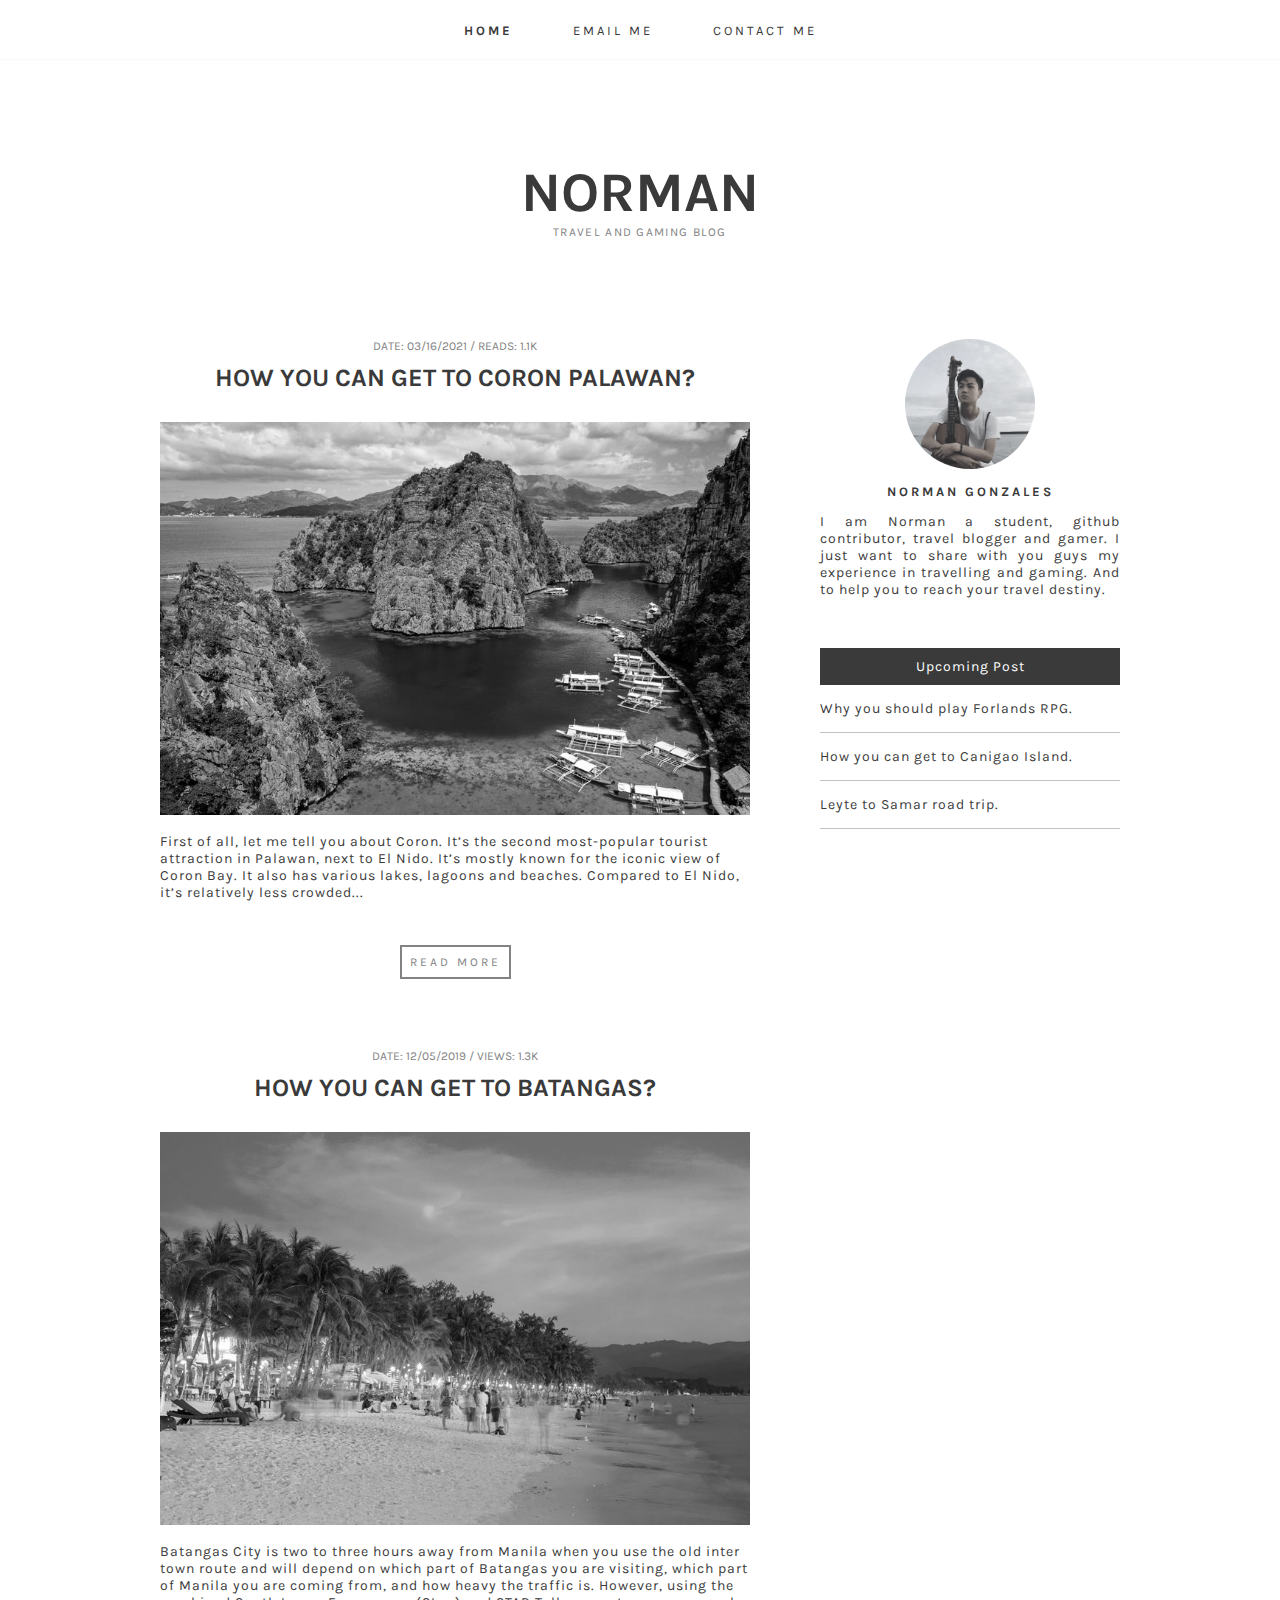
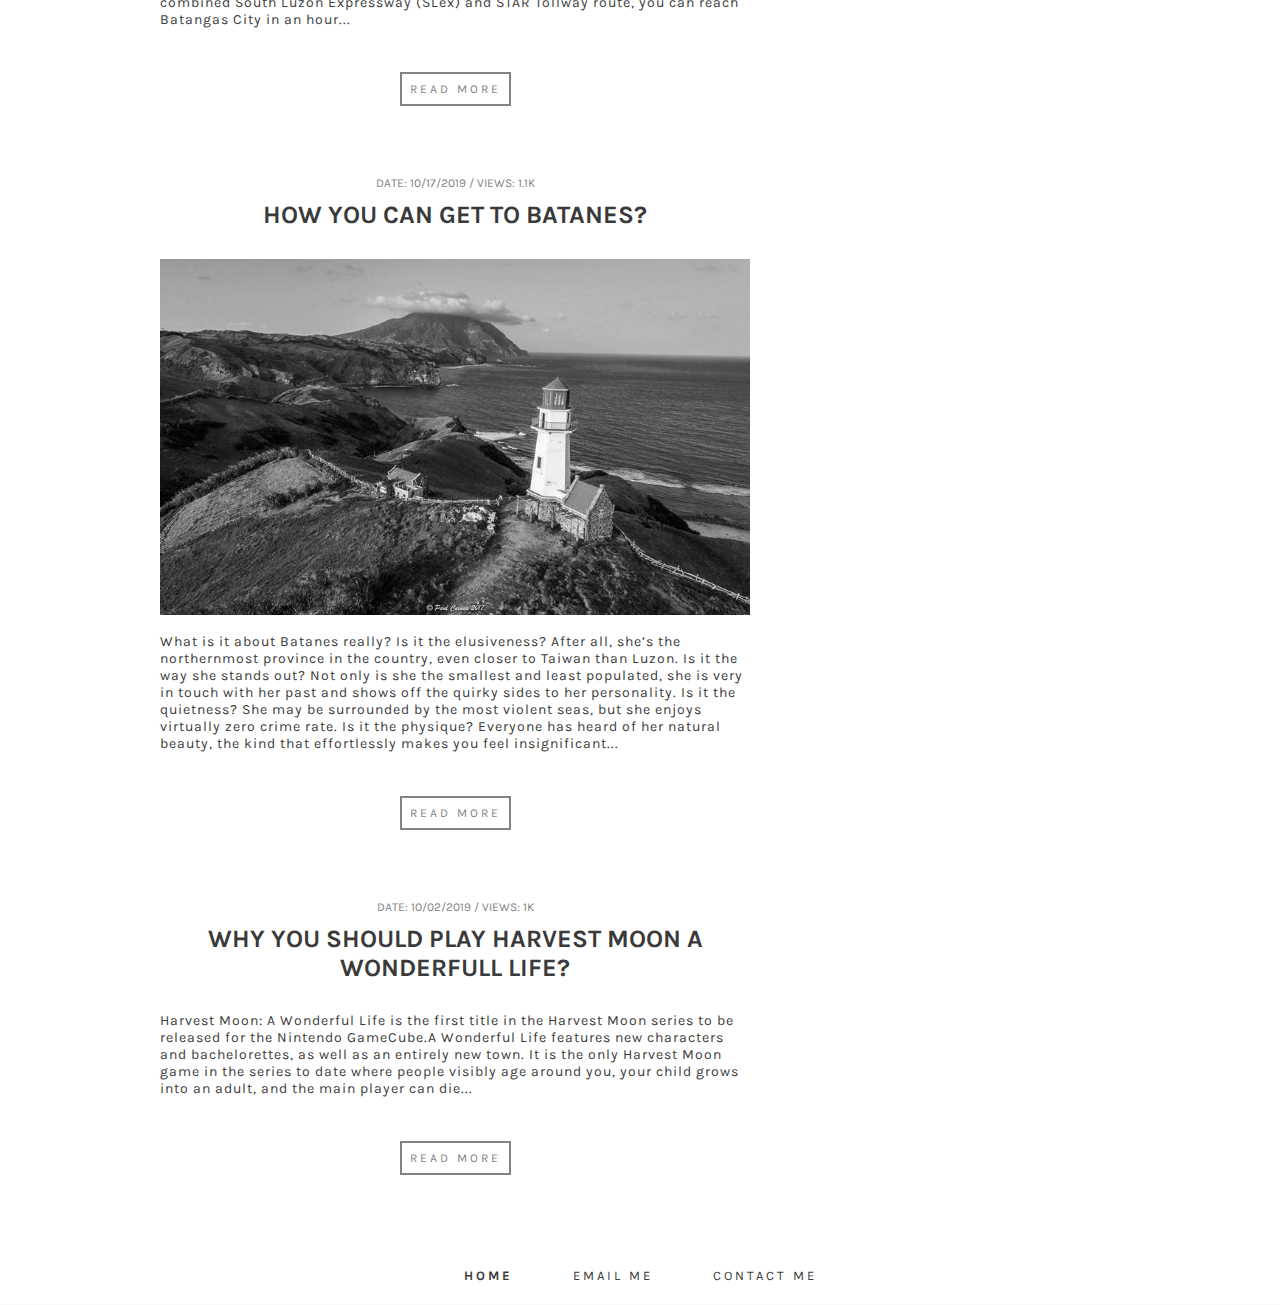
<file: index.html>
<!DOCTYPE html>
<html>
<head>
	<meta charset="utf-8">
	<meta name="viewport" content="width=device-width, initial-scale=1">
	<title>Norman's Blog - Home</title>

	<link rel="preconnect" href="https://fonts.googleapis.com">
	<link rel="preconnect" href="https://fonts.gstatic.com" crossorigin>
	<link href="https://fonts.googleapis.com/css2?family=Karla:ital,wght@0,200;0,300;0,400;0,500;0,600;0,700;0,800;1,200;1,300;1,400;1,500;1,600;1,700;1,800&display=swap" rel="stylesheet">
	<link rel="stylesheet" href="style.css">
</head>
<body>

	<header class="nvg">
		<ul class="nvg__ul">
			<li class="nvg__li">
				<a class="nvg__a nvg__a--active" href="index.html">HOME</a>
			</li>
			<li class="nvg__li">
				<a class="nvg__a" href="mailto:normanaugustingonzales@gmail.com">EMAIL ME</a>
			</li>
			<li class="nvg__li">
				<a class="nvg__a" href="tel:09556256320">CONTACT ME</a>
			</li>
		</ul>
	</header>

	<div class="logo">
		<div class="container">
			<h1 class="logo__title">NORMAN</h1>
			<p class="logo_description color-light fs-12">TRAVEL AND GAMING BLOG</p>
		</div>
	</div>

	<div class="main">
		<div class="container">
			<div class="lyt__two">
				<div class="lyt__two__col-left">
					<main class="main__content">
						
						<article class="post post--thumbnail">
							<div class="center">
								<span class="post__date color-light fs-12">DATE: 03/16/2021 / READS: 1.1K</span>
							</div>
							<div class="center">
								<h1 class="post__title">
									<a href="post/how-you-can-get-to-coron-palawan.html">HOW YOU CAN GET TO CORON PALAWAN?</a>
								</h1>
							</div>
							<img class="post__image" src="image/coron.jpg">
							<p>First of all, let me tell you about Coron. It’s the second most-popular tourist attraction in Palawan, next to El Nido. It’s mostly known for the iconic view of Coron Bay. It also has various lakes, lagoons and beaches. Compared to El Nido, it’s relatively less crowded...</p>
							<div class="center">
								<a href="post/how-you-can-get-to-coron-palawan.html" class="btn">READ MORE</a>
							</div>
						</article>

						<article class="post post--thumbnail">
							<div class="center">
								<span class="post__date color-light fs-12">DATE: 12/05/2019 / VIEWS: 1.3K</span>
							</div>
							<div class="center">
								<h1 class="post__title">
									<a href="post/how-you-can-get-to-batangas.html">HOW YOU CAN GET TO BATANGAS?</a>
								</h1>
							</div>
							<img class="post__image" src="image/batangas.jpg">
							<p>Batangas City is two to three hours away from Manila when you use the old inter town route and will depend on which part of Batangas you are visiting, which part of Manila you are coming from, and how heavy the traffic is. However, using the combined South Luzon Expressway (SLex) and STAR Tollway route, you can reach Batangas City in an hour...</p>
							<div class="center">
								<a href="post/how-you-can-get-to-batangas.html" class="btn">READ MORE</a>
							</div>
						</article>

						<article class="post post--thumbnail">
							<div class="center">
								<span class="post__date color-light fs-12">DATE: 10/17/2019 / VIEWS: 1.1K</span>
							</div>
							<div class="center">
								<h1 class="post__title">
									<a href="post/how-you-can-get-to-batanes.html">HOW YOU CAN GET TO BATANES?</a>
								</h1>
							</div>
							<img class="post__image" src="image/batanes.jpg">
							<p>What is it about Batanes really? Is it the elusiveness? After all, she’s the northernmost province in the country, even closer to Taiwan than Luzon. Is it the way she stands out? Not only is she the smallest and least populated, she is very in touch with her past and shows off the quirky sides to her personality. Is it the quietness? She may be surrounded by the most violent seas, but she enjoys virtually zero crime rate. Is it the physique? Everyone has heard of her natural beauty, the kind that effortlessly makes you feel insignificant...</p>
							<div class="center">
								<a href="post/how-you-can-get-to-batanes.html" class="btn">READ MORE</a>
							</div>
						</article>

						<article class="post post--thumbnail">
							<div class="center">
								<span class="post__date color-light fs-12">DATE: 10/02/2019 / VIEWS: 1K</span>
							</div>
							<div class="center">
								<h1 class="post__title">
									<a href="post/why-you-should-play-harvest-moon-a-wonderfull-life.html">WHY YOU SHOULD PLAY HARVEST MOON A WONDERFULL LIFE?</a>
								</h1>
							</div>
							<p>Harvest Moon: A Wonderful Life is the first title in the Harvest Moon series to be released for the Nintendo GameCube.A Wonderful Life features new characters and bachelorettes, as well as an entirely new town. It is the only Harvest Moon game in the series to date where people visibly age around you, your child grows into an adult, and the main player can die...</p>
							<div class="center">
								<a href="post/why-you-should-play-harvest-moon-a-wonderfull-life.html" class="btn">READ MORE</a>
							</div>
						</article>

					</main>
				</div>
				<div class="lyt__two__col-right">
					<aside class="sdr">
						<div class="m-b-50">
							<div class="center">
								<img class="sdr__image" src="image/profile.png">
							</div>
							<h2 class="fs-13 ls-3 center">NORMAN GONZALES</h2>
							<p class="sdr__description">I am Norman a student, github contributor, travel blogger and gamer. I just want to share with you guys my experience in travelling and gaming. And to help you to reach your travel destiny.</p>
						</div>
						<div class="sdr__up-post">
							<div class="sdr__box-title">
								<span>Upcoming Post</span>
							</div>
							<ul class="sdr__up-post__ul">
								<li class="sdr__up-post__li">Why you should play Forlands RPG.</li>
								<li class="sdr__up-post__li">How you can get to Canigao Island.</li>
								<li class="sdr__up-post__li">Leyte to Samar road trip.</li>
							</ul>
						</div>
					</aside>
				</div>
			</div>
		</div>
	</div>

	<footer class="nvg">
		<ul class="nvg__ul">
			<li class="nvg__li">
				<a class="nvg__a nvg__a--active" href="home">HOME</a>
			</li>
			<li class="nvg__li">
				<a class="nvg__a" href="mailto:normanaugustingonzales@gmail.com">EMAIL ME</a>
			</li>
			<li class="nvg__li">
				<a class="nvg__a" href="tel:09556256320">CONTACT ME</a>
			</li>
		</ul>
	</footer>

</body>
</html>
</file>
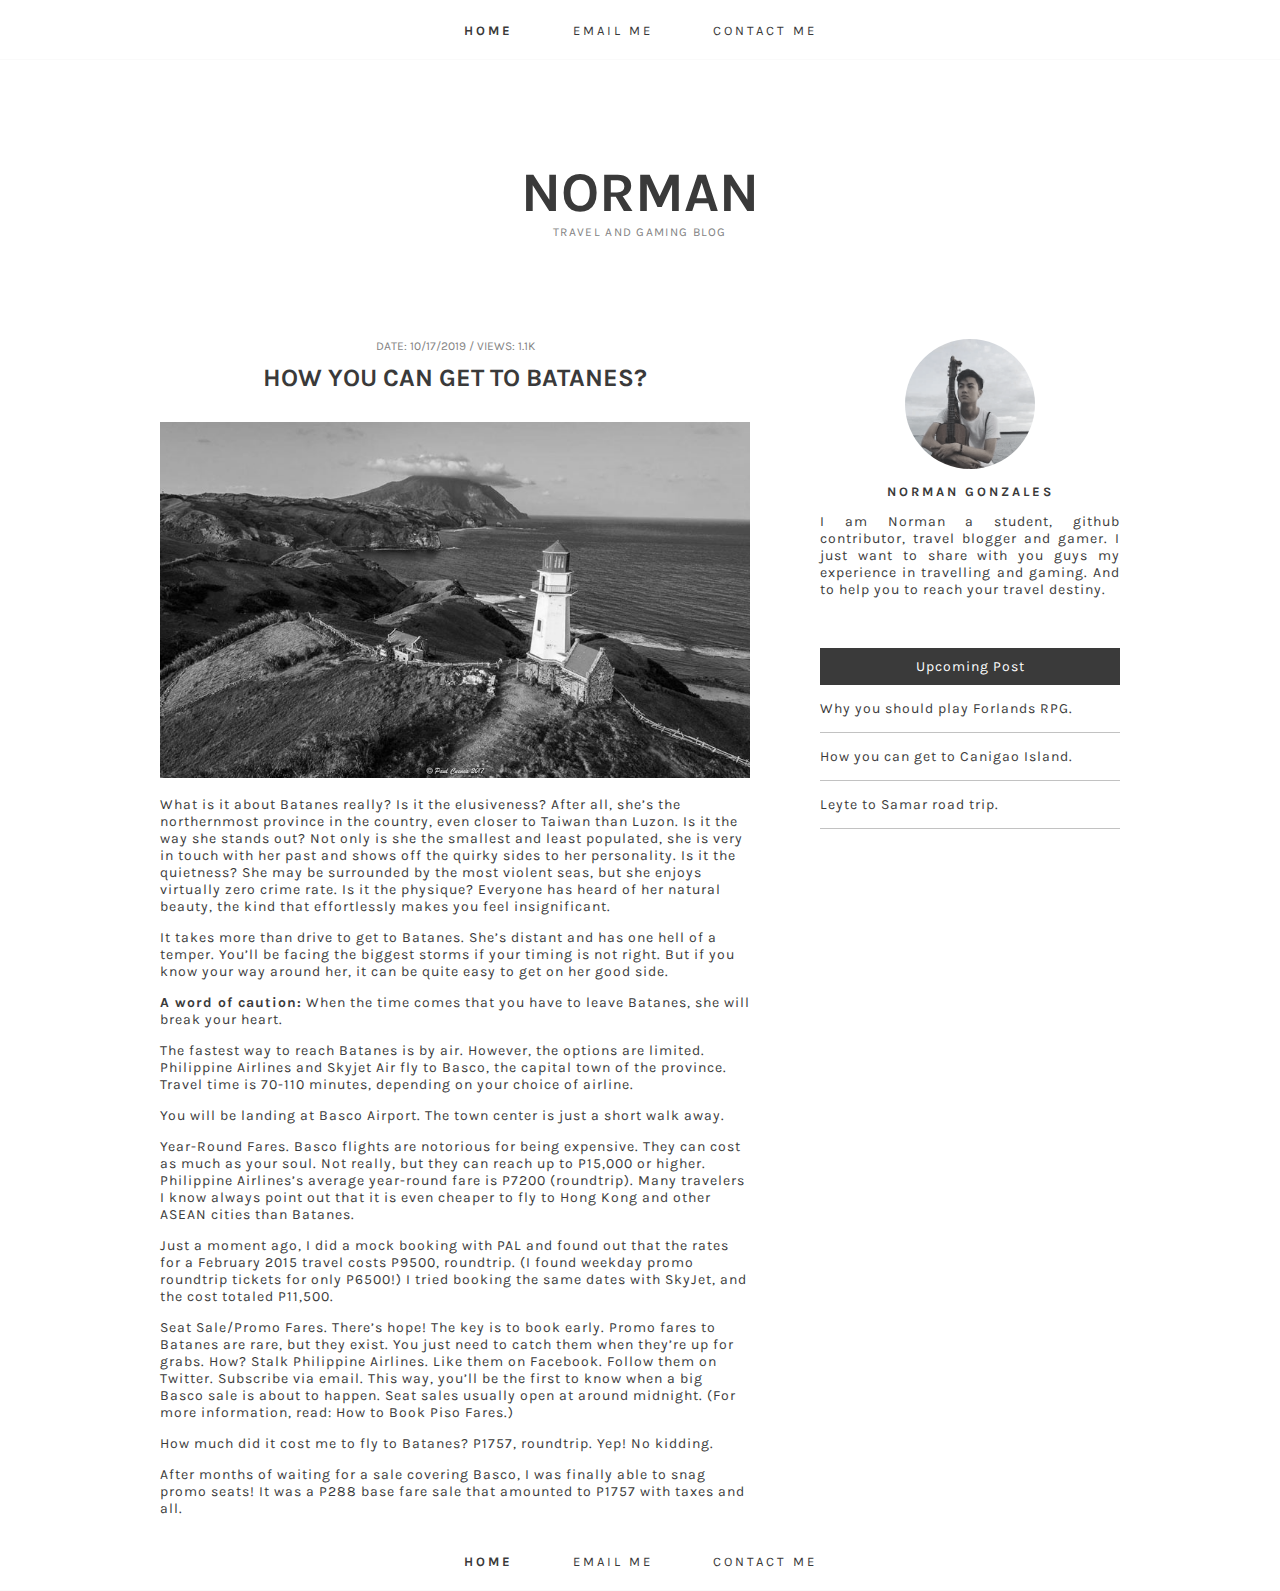
<file: post/how-you-can-get-to-batanes.html>
<!DOCTYPE html>
<html>
<head>
	<meta charset="utf-8">
	<meta name="viewport" content="width=device-width, initial-scale=1">
	<title>Norman's Blog - You Can Get To Batanes</title>

	<link rel="preconnect" href="https://fonts.googleapis.com">
	<link rel="preconnect" href="https://fonts.gstatic.com" crossorigin>
	<link href="https://fonts.googleapis.com/css2?family=Karla:ital,wght@0,200;0,300;0,400;0,500;0,600;0,700;0,800;1,200;1,300;1,400;1,500;1,600;1,700;1,800&display=swap" rel="stylesheet">
	<link rel="stylesheet" href="../style.css">
</head>
<body>

	<header class="nvg">
		<ul class="nvg__ul">
			<li class="nvg__li">
				<a class="nvg__a nvg__a--active" href="../index.html">HOME</a>
			</li>
			<li class="nvg__li">
				<a class="nvg__a" href="mailto:normanaugustingonzales@gmail.com">EMAIL ME</a>
			</li>
			<li class="nvg__li">
				<a class="nvg__a" href="tel:09556256320">CONTACT ME</a>
			</li>
		</ul>
	</header>

	<div class="logo">
		<div class="container">
			<h1 class="logo__title">NORMAN</h1>
			<p class="logo_description color-light fs-12">TRAVEL AND GAMING BLOG</p>
		</div>
	</div>

	<div class="main">
		<div class="container">
			<div class="lyt__two">
				<div class="lyt__two__col-left">
					<main class="main__content">
						
						<article class="post post--thumbnail">
							<div class="center">
								<span class="post__date color-light fs-12">DATE: 10/17/2019 / VIEWS: 1.1K</span>
							</div>
							<div class="center">
								<h1 class="post__title">
									HOW YOU CAN GET TO BATANES?
								</h1>
							</div>
							<img class="post__image" src="../image/batanes.jpg">
							<p>What is it about Batanes really? Is it the elusiveness? After all, she’s the northernmost province in the country, even closer to Taiwan than Luzon. Is it the way she stands out? Not only is she the smallest and least populated, she is very in touch with her past and shows off the quirky sides to her personality. Is it the quietness? She may be surrounded by the most violent seas, but she enjoys virtually zero crime rate. Is it the physique? Everyone has heard of her natural beauty, the kind that effortlessly makes you feel insignificant.</p>

							<p>It takes more than drive to get to Batanes. She’s distant and has one hell of a temper. You’ll be facing the biggest storms if your timing is not right. But if you know your way around her, it can be quite easy to get on her good side.</p>

							<p><strong>A word of caution:</strong> When the time comes that you have to leave Batanes, she will break your heart.</p>

							<p>The fastest way to reach Batanes is by air. However, the options are limited. Philippine Airlines and Skyjet Air fly to Basco, the capital town of the province. Travel time is 70-110 minutes, depending on your choice of airline.</p>

							<p>You will be landing at Basco Airport. The town center is just a short walk away.</p>

							<p>Year-Round Fares. Basco flights are notorious for being expensive. They can cost as much as your soul. Not really, but they can reach up to P15,000 or higher. Philippine Airlines’s average year-round fare is P7200 (roundtrip). Many travelers I know always point out that it is even cheaper to fly to Hong Kong and other ASEAN cities than Batanes.</p>

							<p>Just a moment ago, I did a mock booking with PAL and found out that the rates for a February 2015 travel costs P9500, roundtrip. (I found weekday promo roundtrip tickets for only P6500!) I tried booking the same dates with SkyJet, and the cost totaled P11,500.</p>

							<p>Seat Sale/Promo Fares.  There’s hope! The key is to book early. Promo fares to Batanes are rare, but they exist. You just need to catch them when they’re up for grabs. How? Stalk Philippine Airlines. Like them on Facebook. Follow them on Twitter. Subscribe via email. This way, you’ll be the first to know when a big Basco sale is about to happen. Seat sales usually open at around midnight.  (For more information, read: How to Book Piso Fares.)</p>

							<p>How much did it cost me to fly to Batanes? P1757, roundtrip. Yep! No kidding.</p>

							<p>After months of waiting for a sale covering Basco, I was finally able to snag promo seats! It was a P288 base fare sale that amounted to P1757 with taxes and all.</p>
						</article>

					</main>
				</div>
				<div class="lyt__two__col-right">
					<aside class="sdr">
						<div class="m-b-50">
							<div class="center">
								<img class="sdr__image" src="../image/profile.png">
							</div>
							<h2 class="fs-13 ls-3 center">NORMAN GONZALES</h2>
							<p class="sdr__description">I am Norman a student, github contributor, travel blogger and gamer. I just want to share with you guys my experience in travelling and gaming. And to help you to reach your travel destiny.</p>
						</div>
						<div class="sdr__up-post">
							<div class="sdr__box-title">
								<span>Upcoming Post</span>
							</div>
							<ul class="sdr__up-post__ul">
								<li class="sdr__up-post__li">Why you should play Forlands RPG.</li>
								<li class="sdr__up-post__li">How you can get to Canigao Island.</li>
								<li class="sdr__up-post__li">Leyte to Samar road trip.</li>
							</ul>
						</div>
					</aside>
				</div>
			</div>
		</div>
	</div>

	<footer class="nvg">
		<ul class="nvg__ul">
			<li class="nvg__li">
				<a class="nvg__a nvg__a--active" href="../index.html">HOME</a>
			</li>
			<li class="nvg__li">
				<a class="nvg__a" href="mailto:normanaugustingonzales@gmail.com">EMAIL ME</a>
			</li>
			<li class="nvg__li">
				<a class="nvg__a" href="tel:09556256320">CONTACT ME</a>
			</li>
		</ul>
	</footer>

</body>
</html>
</file>
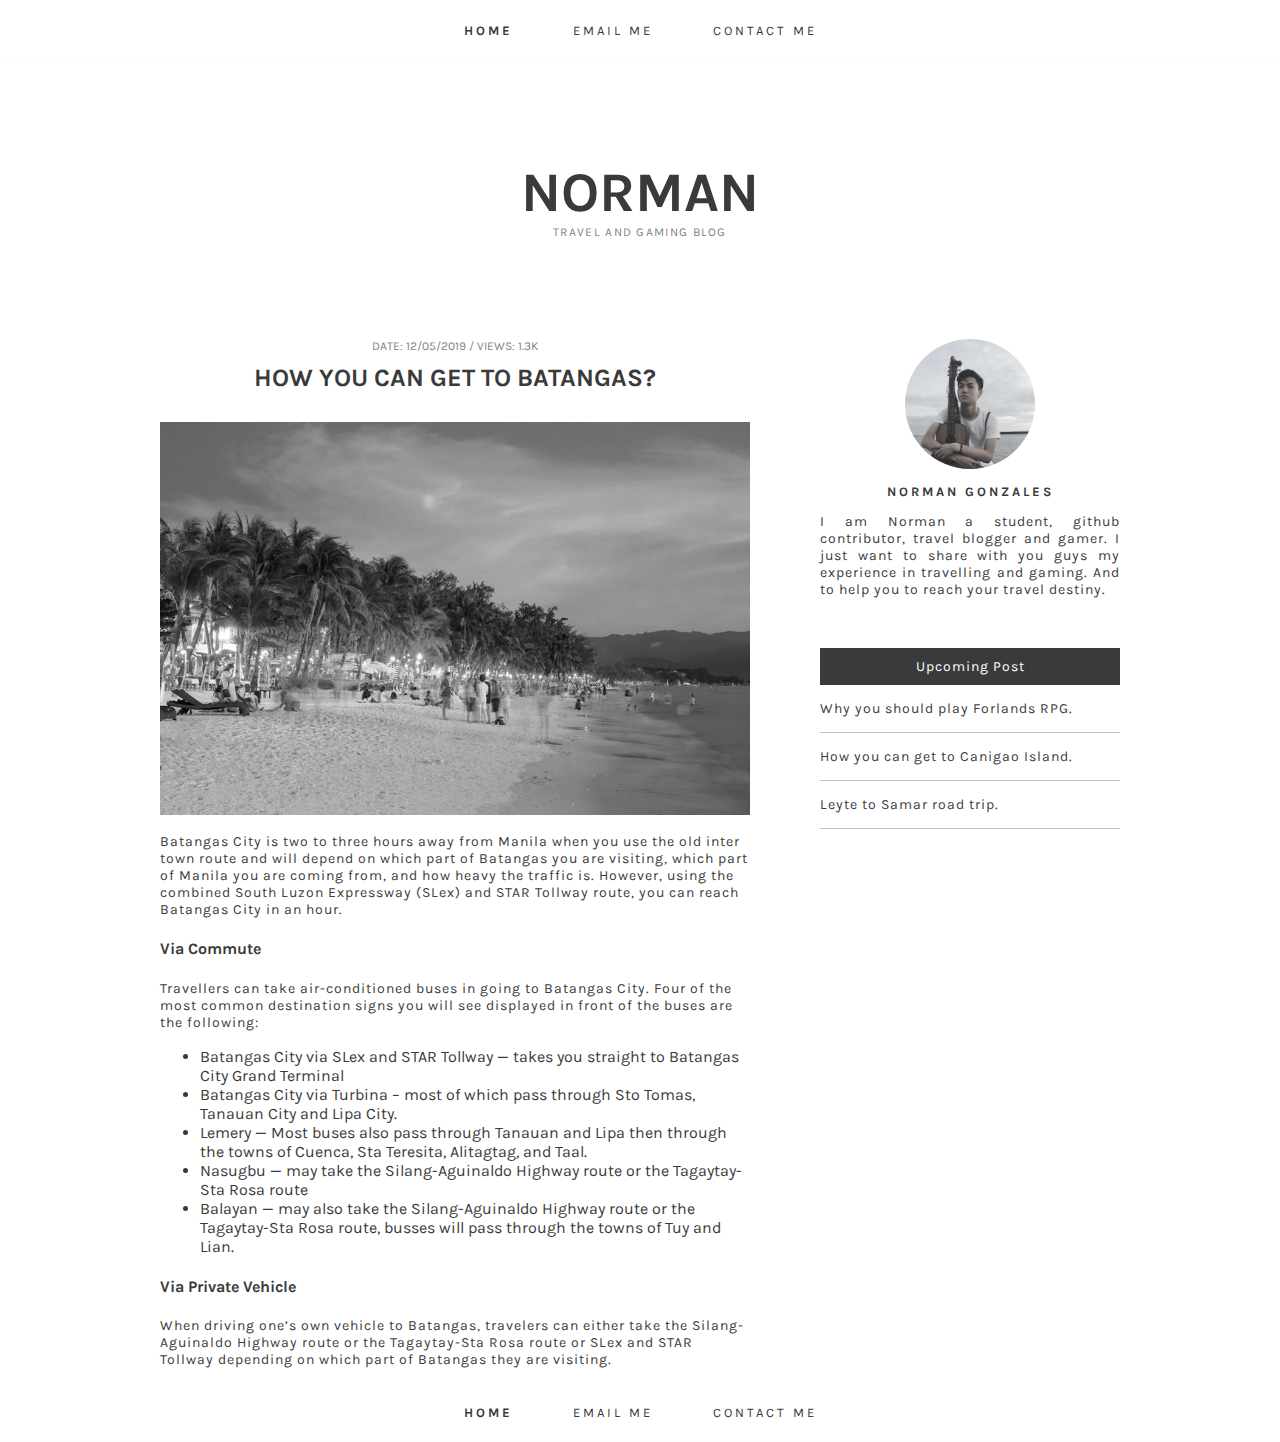
<file: post/how-you-can-get-to-batangas.html>
<!DOCTYPE html>
<html>
<head>
	<meta charset="utf-8">
	<meta name="viewport" content="width=device-width, initial-scale=1">
	<title>Norman's Blog - How You Can Get To Batangas</title>

	<link rel="preconnect" href="https://fonts.googleapis.com">
	<link rel="preconnect" href="https://fonts.gstatic.com" crossorigin>
	<link href="https://fonts.googleapis.com/css2?family=Karla:ital,wght@0,200;0,300;0,400;0,500;0,600;0,700;0,800;1,200;1,300;1,400;1,500;1,600;1,700;1,800&display=swap" rel="stylesheet">
	<link rel="stylesheet" href="../style.css">
</head>
<body>

	<header class="nvg">
		<ul class="nvg__ul">
			<li class="nvg__li">
				<a class="nvg__a nvg__a--active" href="../index.html">HOME</a>
			</li>
			<li class="nvg__li">
				<a class="nvg__a" href="mailto:normanaugustingonzales@gmail.com">EMAIL ME</a>
			</li>
			<li class="nvg__li">
				<a class="nvg__a" href="tel:09556256320">CONTACT ME</a>
			</li>
		</ul>
	</header>

	<div class="logo">
		<div class="container">
			<h1 class="logo__title">NORMAN</h1>
			<p class="logo_description color-light fs-12">TRAVEL AND GAMING BLOG</p>
		</div>
	</div>

	<div class="main">
		<div class="container">
			<div class="lyt__two">
				<div class="lyt__two__col-left">
					<main class="main__content">
						
						<article class="post post--thumbnail">
							<div class="center">
								<span class="post__date color-light fs-12">DATE: 12/05/2019 / VIEWS: 1.3K</span>
							</div>
							<div class="center">
								<h1 class="post__title">
									HOW YOU CAN GET TO BATANGAS?
								</h1>
							</div>
							<img class="post__image" src="../image/batangas.jpg">
							<p>Batangas City is two to three hours away from Manila when you use the old inter town route and will depend on which part of Batangas you are visiting, which part of Manila you are coming from, and how heavy the traffic is. However, using the combined South Luzon Expressway (SLex) and STAR Tollway route, you can reach Batangas City in an hour.</p>

							<h4>Via Commute</h4>

							<p>Travellers can take air-conditioned buses in going to Batangas City. Four of the most common destination signs you will see displayed in front of the buses are the following:</p>

							<ul>
								<li>Batangas City via SLex and STAR Tollway — takes you straight to Batangas City Grand Terminal</li>
								<li>Batangas City via Turbina – most of which pass through Sto Tomas, Tanauan City and Lipa City.</li>
								<li>Lemery — Most buses also pass through Tanauan and Lipa then through the towns of Cuenca, Sta Teresita, Alitagtag, and Taal.</li>
								<li>Nasugbu — may take the Silang-Aguinaldo Highway route or the Tagaytay-Sta Rosa route</li>
								<li>Balayan — may also take the Silang-Aguinaldo Highway route or the Tagaytay-Sta Rosa route, busses will pass through the towns of Tuy and Lian.</li>
							</ul>

							<h4>Via Private Vehicle</h4>

							<p>When driving one’s own vehicle to Batangas, travelers can either take the Silang-Aguinaldo Highway route or the Tagaytay-Sta Rosa route or SLex and STAR Tollway depending on which part of Batangas they are visiting.</p>
						</article>

					</main>
				</div>
				<div class="lyt__two__col-right">
					<aside class="sdr">
						<div class="m-b-50">
							<div class="center">
								<img class="sdr__image" src="../image/profile.png">
							</div>
							<h2 class="fs-13 ls-3 center">NORMAN GONZALES</h2>
							<p class="sdr__description">I am Norman a student, github contributor, travel blogger and gamer. I just want to share with you guys my experience in travelling and gaming. And to help you to reach your travel destiny.</p>
						</div>
						<div class="sdr__up-post">
							<div class="sdr__box-title">
								<span>Upcoming Post</span>
							</div>
							<ul class="sdr__up-post__ul">
								<li class="sdr__up-post__li">Why you should play Forlands RPG.</li>
								<li class="sdr__up-post__li">How you can get to Canigao Island.</li>
								<li class="sdr__up-post__li">Leyte to Samar road trip.</li>
							</ul>
						</div>
					</aside>
				</div>
			</div>
		</div>
	</div>

	<footer class="nvg">
		<ul class="nvg__ul">
			<li class="nvg__li">
				<a class="nvg__a nvg__a--active" href="../index.html">HOME</a>
			</li>
			<li class="nvg__li">
				<a class="nvg__a" href="mailto:normanaugustingonzales@gmail.com">EMAIL ME</a>
			</li>
			<li class="nvg__li">
				<a class="nvg__a" href="tel:09556256320">CONTACT ME</a>
			</li>
		</ul>
	</footer>

</body>
</html>
</file>
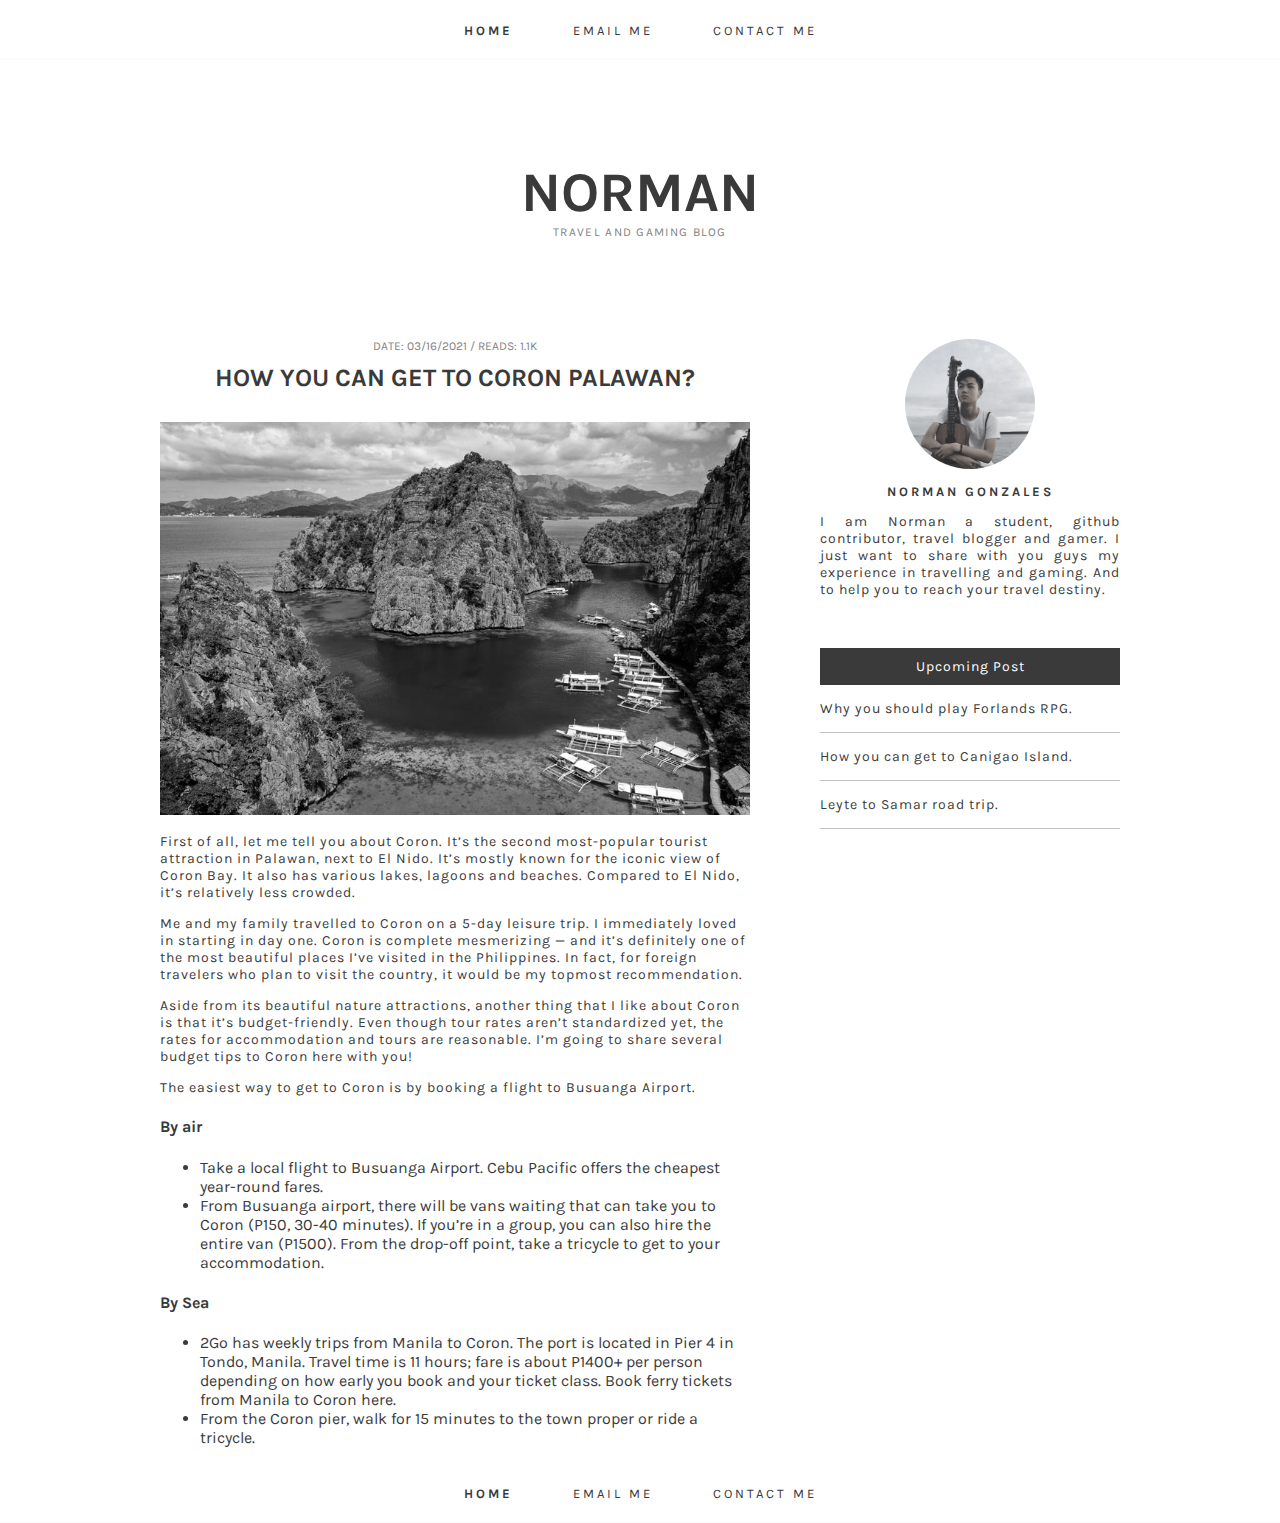
<file: post/how-you-can-get-to-coron-palawan.html>
<!DOCTYPE html>
<html>
<head>
	<meta charset="utf-8">
	<meta name="viewport" content="width=device-width, initial-scale=1">
	<title>Norman's Blog - How You Can Get To Coron Palawan?</title>

	<link rel="preconnect" href="https://fonts.googleapis.com">
	<link rel="preconnect" href="https://fonts.gstatic.com" crossorigin>
	<link href="https://fonts.googleapis.com/css2?family=Karla:ital,wght@0,200;0,300;0,400;0,500;0,600;0,700;0,800;1,200;1,300;1,400;1,500;1,600;1,700;1,800&display=swap" rel="stylesheet">
	<link rel="stylesheet" href="../style.css">
</head>
<body>

	<header class="nvg">
		<ul class="nvg__ul">
			<li class="nvg__li">
				<a class="nvg__a nvg__a--active" href="../index.html">HOME</a>
			</li>
			<li class="nvg__li">
				<a class="nvg__a" href="mailto:normanaugustingonzales@gmail.com">EMAIL ME</a>
			</li>
			<li class="nvg__li">
				<a class="nvg__a" href="tel:09556256320">CONTACT ME</a>
			</li>
		</ul>
	</header>

	<div class="logo">
		<div class="container">
			<h1 class="logo__title">NORMAN</h1>
			<p class="logo_description color-light fs-12">TRAVEL AND GAMING BLOG</p>
		</div>
	</div>

	<div class="main">
		<div class="container">
			<div class="lyt__two">
				<div class="lyt__two__col-left">
					<main class="main__content">
						
						<article class="post post--thumbnail">
							<div class="center">
								<span class="post__date color-light fs-12">DATE: 03/16/2021 / READS: 1.1K</span>
							</div>
							<div class="center">
								<h1 class="post__title">
									HOW YOU CAN GET TO CORON PALAWAN?
								</h1>
							</div>
							<img class="post__image" src="../image/coron.jpg">
							<p>First of all, let me tell you about Coron. It’s the second most-popular tourist attraction in Palawan, next to El Nido. It’s mostly known for the iconic view of Coron Bay. It also has various lakes, lagoons and beaches. Compared to El Nido, it’s relatively less crowded.</p>

							<p>Me and my family travelled to Coron on a 5-day leisure trip. I immediately loved in starting in day one. Coron is complete mesmerizing — and it’s definitely one of the most beautiful places I’ve visited in the Philippines. In fact, for foreign travelers who plan to visit the country, it would be my topmost recommendation.</p>

							<p>Aside from its beautiful nature attractions, another thing that I like about Coron is that it’s budget-friendly. Even though tour rates aren’t standardized yet, the rates for accommodation and tours are reasonable. I’m going to share several budget tips to Coron here with you!</p>

							<p>The easiest way to get to Coron is by booking a flight to Busuanga Airport.</p>

							<h4>By air</h4>
							<ul>
								<li>Take a local flight to Busuanga Airport. Cebu Pacific offers the cheapest year-round fares.</li>
								<li>From Busuanga airport, there will be vans waiting that can take you to Coron (P150, 30-40 minutes). If you’re in a group, you can also hire the entire van (P1500). From the drop-off point, take a tricycle to get to your accommodation.</li>
							</ul>

							<h4>By Sea</h4>
							<ul>
								<li>2Go has weekly trips from Manila to Coron. The port is located in Pier 4 in Tondo, Manila. Travel time is 11 hours; fare is about P1400+ per person depending on how early you book and your ticket class. Book ferry tickets from Manila to Coron here.</li>
								<li>From the Coron pier, walk for 15 minutes to the town proper or ride a tricycle.</li>
							</ul>
						</article>

					</main>
				</div>
				<div class="lyt__two__col-right">
					<aside class="sdr">
						<div class="m-b-50">
							<div class="center">
								<img class="sdr__image" src="../image/profile.png">
							</div>
							<h2 class="fs-13 ls-3 center">NORMAN GONZALES</h2>
							<p class="sdr__description">I am Norman a student, github contributor, travel blogger and gamer. I just want to share with you guys my experience in travelling and gaming. And to help you to reach your travel destiny.</p>
						</div>
						<div class="sdr__up-post">
							<div class="sdr__box-title">
								<span>Upcoming Post</span>
							</div>
							<ul class="sdr__up-post__ul">
								<li class="sdr__up-post__li">Why you should play Forlands RPG.</li>
								<li class="sdr__up-post__li">How you can get to Canigao Island.</li>
								<li class="sdr__up-post__li">Leyte to Samar road trip.</li>
							</ul>
						</div>
					</aside>
				</div>
			</div>
		</div>
	</div>

	<footer class="nvg">
		<ul class="nvg__ul">
			<li class="nvg__li">
				<a class="nvg__a nvg__a--active" href="../index.html">HOME</a>
			</li>
			<li class="nvg__li">
				<a class="nvg__a" href="mailto:normanaugustingonzales@gmail.com">EMAIL ME</a>
			</li>
			<li class="nvg__li">
				<a class="nvg__a" href="tel:09556256320">CONTACT ME</a>
			</li>
		</ul>
	</footer>

</body>
</html>
</file>
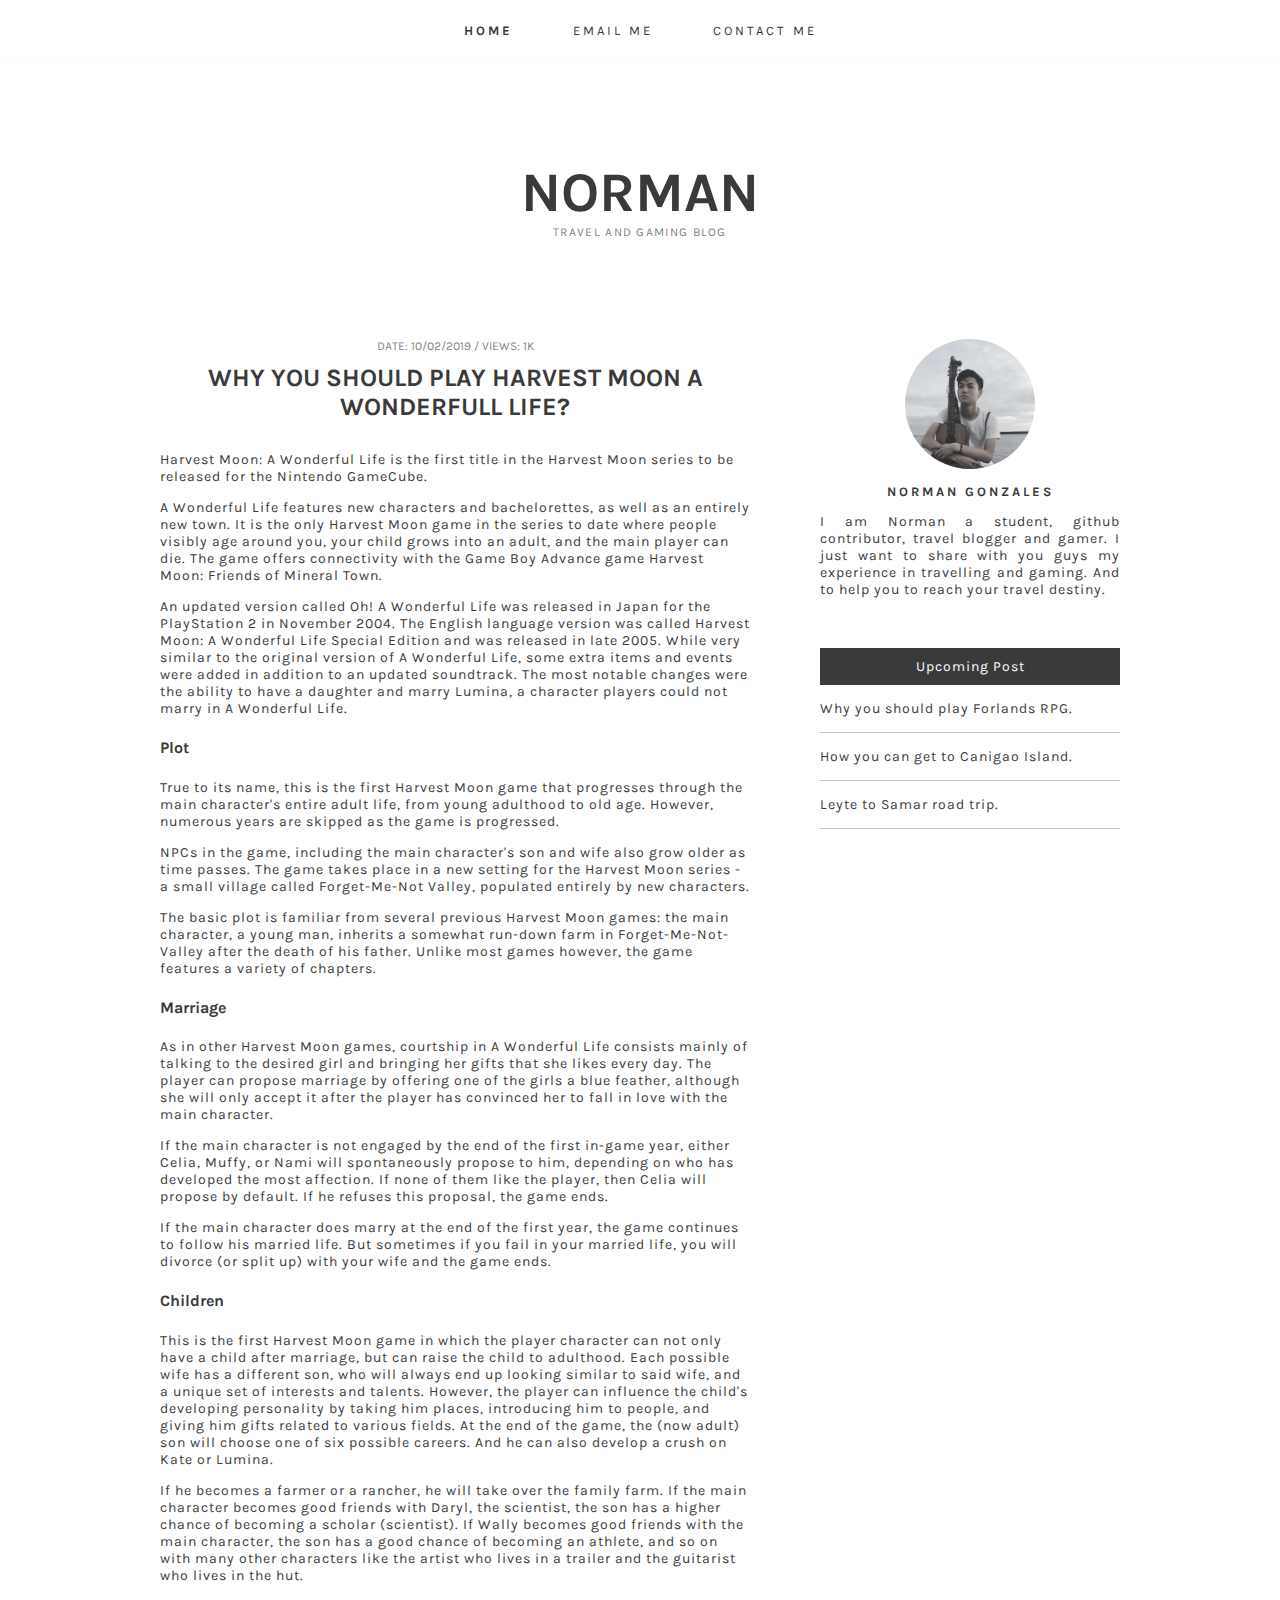
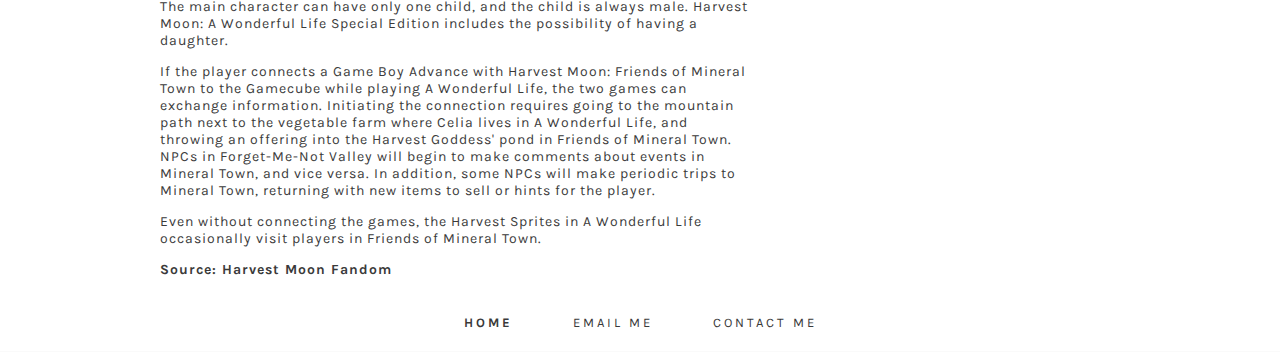
<file: post/why-you-should-play-harvest-moon-a-wonderfull-life.html>
<!DOCTYPE html>
<html>
<head>
	<meta charset="utf-8">
	<meta name="viewport" content="width=device-width, initial-scale=1">
	<title>Norman's Blog - Why You Should Play Harvest Moon A Wonderfull Life</title>

	<link rel="preconnect" href="https://fonts.googleapis.com">
	<link rel="preconnect" href="https://fonts.gstatic.com" crossorigin>
	<link href="https://fonts.googleapis.com/css2?family=Karla:ital,wght@0,200;0,300;0,400;0,500;0,600;0,700;0,800;1,200;1,300;1,400;1,500;1,600;1,700;1,800&display=swap" rel="stylesheet">
	<link rel="stylesheet" href="../style.css">
</head>
<body>

	<header class="nvg">
		<ul class="nvg__ul">
			<li class="nvg__li">
				<a class="nvg__a nvg__a--active" href="../index.html">HOME</a>
			</li>
			<li class="nvg__li">
				<a class="nvg__a" href="mailto:normanaugustingonzales@gmail.com">EMAIL ME</a>
			</li>
			<li class="nvg__li">
				<a class="nvg__a" href="tel:09556256320">CONTACT ME</a>
			</li>
		</ul>
	</header>

	<div class="logo">
		<div class="container">
			<h1 class="logo__title">NORMAN</h1>
			<p class="logo_description color-light fs-12">TRAVEL AND GAMING BLOG</p>
		</div>
	</div>

	<div class="main">
		<div class="container">
			<div class="lyt__two">
				<div class="lyt__two__col-left">
					<main class="main__content">
						
						<article class="post post--thumbnail">
							<div class="center">
								<span class="post__date color-light fs-12">DATE: 10/02/2019 / VIEWS: 1K</span>
							</div>
							<div class="center">
								<h1 class="post__title">
									WHY YOU SHOULD PLAY HARVEST MOON A WONDERFULL LIFE?
								</h1>
							</div>
							<p>Harvest Moon: A Wonderful Life is the first title in the Harvest Moon series to be released for the Nintendo GameCube.</p>

							<p>A Wonderful Life features new characters and bachelorettes, as well as an entirely new town. It is the only Harvest Moon game in the series to date where people visibly age around you, your child grows into an adult, and the main player can die. The game offers connectivity with the Game Boy Advance game Harvest Moon: Friends of Mineral Town.</p>

							<p>An updated version called Oh! A Wonderful Life was released in Japan for the PlayStation 2 in November 2004. The English language version was called Harvest Moon: A Wonderful Life Special Edition and was released in late 2005. While very similar to the original version of A Wonderful Life, some extra items and events were added in addition to an updated soundtrack. The most notable changes were the ability to have a daughter and marry Lumina, a character players could not marry in A Wonderful Life.</p>

							<h4>Plot</h4>
							<p>True to its name, this is the first Harvest Moon game that progresses through the main character's entire adult life, from young adulthood to old age. However, numerous years are skipped as the game is progressed.</p>

							<p>NPCs in the game, including the main character's son and wife also grow older as time passes. The game takes place in a new setting for the Harvest Moon series - a small village called Forget-Me-Not Valley, populated entirely by new characters.</p>

							<p>The basic plot is familiar from several previous Harvest Moon games: the main character, a young man, inherits a somewhat run-down farm in Forget-Me-Not-Valley after the death of his father. Unlike most games however, the game features a variety of chapters.</p>

							<h4>Marriage</h4>

							<p>As in other Harvest Moon games, courtship in A Wonderful Life consists mainly of talking to the desired girl and bringing her gifts that she likes every day. The player can propose marriage by offering one of the girls a blue feather, although she will only accept it after the player has convinced her to fall in love with the main character.</p>

							<p>If the main character is not engaged by the end of the first in-game year, either Celia, Muffy, or Nami will spontaneously propose to him, depending on who has developed the most affection. If none of them like the player, then Celia will propose by default. If he refuses this proposal, the game ends.</p>

							<p>If the main character does marry at the end of the first year, the game continues to follow his married life. But sometimes if you fail in your married life, you will divorce (or split up) with your wife and the game ends.</p>

							<h4>Children</h4>

							<p>This is the first Harvest Moon game in which the player character can not only have a child after marriage, but can raise the child to adulthood. Each possible wife has a different son, who will always end up looking similar to said wife, and a unique set of interests and talents. However, the player can influence the child's developing personality by taking him places, introducing him to people, and giving him gifts related to various fields. At the end of the game, the (now adult) son will choose one of six possible careers. And he can also develop a crush on Kate or Lumina.</p>

							<p>If he becomes a farmer or a rancher, he will take over the family farm. If the main character becomes good friends with Daryl, the scientist, the son has a higher chance of becoming a scholar (scientist). If Wally becomes good friends with the main character, the son has a good chance of becoming an athlete, and so on with many other characters like the artist who lives in a trailer and the guitarist who lives in the hut.</p>

							<p>The main character can have only one child, and the child is always male. Harvest Moon: A Wonderful Life Special Edition includes the possibility of having a daughter.</p>

							<p>If the player connects a Game Boy Advance with Harvest Moon: Friends of Mineral Town to the Gamecube while playing A Wonderful Life, the two games can exchange information. Initiating the connection requires going to the mountain path next to the vegetable farm where Celia lives in A Wonderful Life, and throwing an offering into the Harvest Goddess' pond in Friends of Mineral Town. NPCs in Forget-Me-Not Valley will begin to make comments about events in Mineral Town, and vice versa. In addition, some NPCs will make periodic trips to Mineral Town, returning with new items to sell or hints for the player.</p>

							<p>Even without connecting the games, the Harvest Sprites in A Wonderful Life occasionally visit players in Friends of Mineral Town.</p>

							<p><strong>Source: Harvest Moon Fandom</strong></p>
						</article>

					</main>
				</div>
				<div class="lyt__two__col-right">
					<aside class="sdr">
						<div class="m-b-50">
							<div class="center">
								<img class="sdr__image" src="../image/profile.png">
							</div>
							<h2 class="fs-13 ls-3 center">NORMAN GONZALES</h2>
							<p class="sdr__description">I am Norman a student, github contributor, travel blogger and gamer. I just want to share with you guys my experience in travelling and gaming. And to help you to reach your travel destiny.</p>
						</div>
						<div class="sdr__up-post">
							<div class="sdr__box-title">
								<span>Upcoming Post</span>
							</div>
							<ul class="sdr__up-post__ul">
								<li class="sdr__up-post__li">Why you should play Forlands RPG.</li>
								<li class="sdr__up-post__li">How you can get to Canigao Island.</li>
								<li class="sdr__up-post__li">Leyte to Samar road trip.</li>
							</ul>
						</div>
					</aside>
				</div>
			</div>
		</div>
	</div>

	<footer class="nvg">
		<ul class="nvg__ul">
			<li class="nvg__li">
				<a class="nvg__a nvg__a--active" href="../index.html">HOME</a>
			</li>
			<li class="nvg__li">
				<a class="nvg__a" href="mailto:normanaugustingonzales@gmail.com">EMAIL ME</a>
			</li>
			<li class="nvg__li">
				<a class="nvg__a" href="tel:09556256320">CONTACT ME</a>
			</li>
		</ul>
	</footer>

</body>
</html>
</file>
<file: style.css>
* {
	box-sizing: border-box;
}

body {
	padding:  0;
	margin:  0;
	color: #3a3a3a;
	overflow-x:  hidden;
	font-family: 'karla', sans-serif;
}

a {
	color: #3a3a3a;
	text-decoration: none;
}

.container {
	padding: 0 20px;
	margin: 0 auto;
	width: 100%;
	max-width: 1000px;
}

.center {
	text-align: center;
}

.color-light {
	color: #838383;
}

.fs-12 {
	font-size: 12px;
}

.fs-13 {
	font-size: 13px;
}

.ls-3 {
	letter-spacing: 3px;
}

.m-b-10 { margin-bottom: 10px; }
.m-b-15 { margin-bottom: 15px; }
.m-b-20 { margin-bottom: 20px; }
.m-b-25 { margin-bottom: 25px; }
.m-b-30 { margin-bottom: 30px; }
.m-b-35 { margin-bottom: 35px; }
.m-b-40 { margin-bottom: 40px; }
.m-b-45 { margin-bottom: 45px; }
.m-b-50 { margin-bottom: 50px; }

.bold {
	font-weight: bold;
}

.btn {
	display: inline-block;
	padding: 8px;
	color: #838383;
	border: 2px solid #838383;
	font-size: 12px;
	letter-spacing: 3px;
}

.btn:hover,
.btn:focus {
	color: #ffffff;
	background: #EBBAB9;
	border-color: #EBBAB9;
}

.lyt__two {
	display: flex;
}

.lyt__two__col-left {
	width: 100%;
	margin-right: 70px;
}

@media only screen and ( max-width: 700px ) {
	.lyt__two {
		flex-direction: column;
	}

	.lyt__two__col-left {
		order: 2;
	}
}


.nvg {
	padding:  20px 0;
	border-bottom: 1px solid #fafafa;
}

.nvg__ul {
	display: flex;
	align-items: center;
	justify-content: center;
	padding: 0;
	margin: 0;
	list-style: none;
}

.nvg__li {
	padding: 0 30px;
}

.nvg__a {
	font-size: 13px;
	letter-spacing: 3px;
	text-decoration: none;
	color: #3a3a3a;
}

.nvg__a--active {
	font-weight: bold;
}

@media only screen and ( max-width: 500px ) {
	.nvg__li {
		padding: 0 20px;
	}
}

.logo {
	padding: 100px 0;
	text-align: center;
}

.logo__title {
	margin: 0;
	font-size: 56px;
}

.logo_description {
	margin: 0;
	letter-spacing: 1.3px;
}

@media only screen and ( max-width: 500px ) {
	.logo {
		padding: 50px 0;
	}

	.logo__title {
		font-size: 49px;
	}
}

.sdr {
	width: 300px;
	font-size: 14px;
	letter-spacing: 1px;
}

.sdr__image {
	width: 130px;
	border-radius: 50%;
}

.sdr__description {
	text-align: justify;
}

.sdr__box-title {
	padding: 10px;
	text-align: center;
	color: #ffffff;
	background: #3a3a3a;
}

.sdr__up-post__ul {
	padding: 0;
	margin: 0;
	list-style: none;
}

.sdr__up-post__li {
	padding: 15px 0;
	border-bottom: 1px solid #c2c2c2;
}

@media only screen and ( max-width: 700px ) {
	.sdr {
		width: 100%;
		margin-bottom: 80px;
	}
}

.post p {
	font-size: 14px;
	letter-spacing: 1px;
}

.post .btn {
	margin-top: 30px;
	margin-bottom: 70px;
}

.post__date {
	display: block;
	margin-bottom: 10px;
}

.post__title {
	margin: 0;
	margin-bottom: 30px;
	font-size: 25px;
}

.post__image {
	max-width: 100%;
	height: auto;
}
</file>
